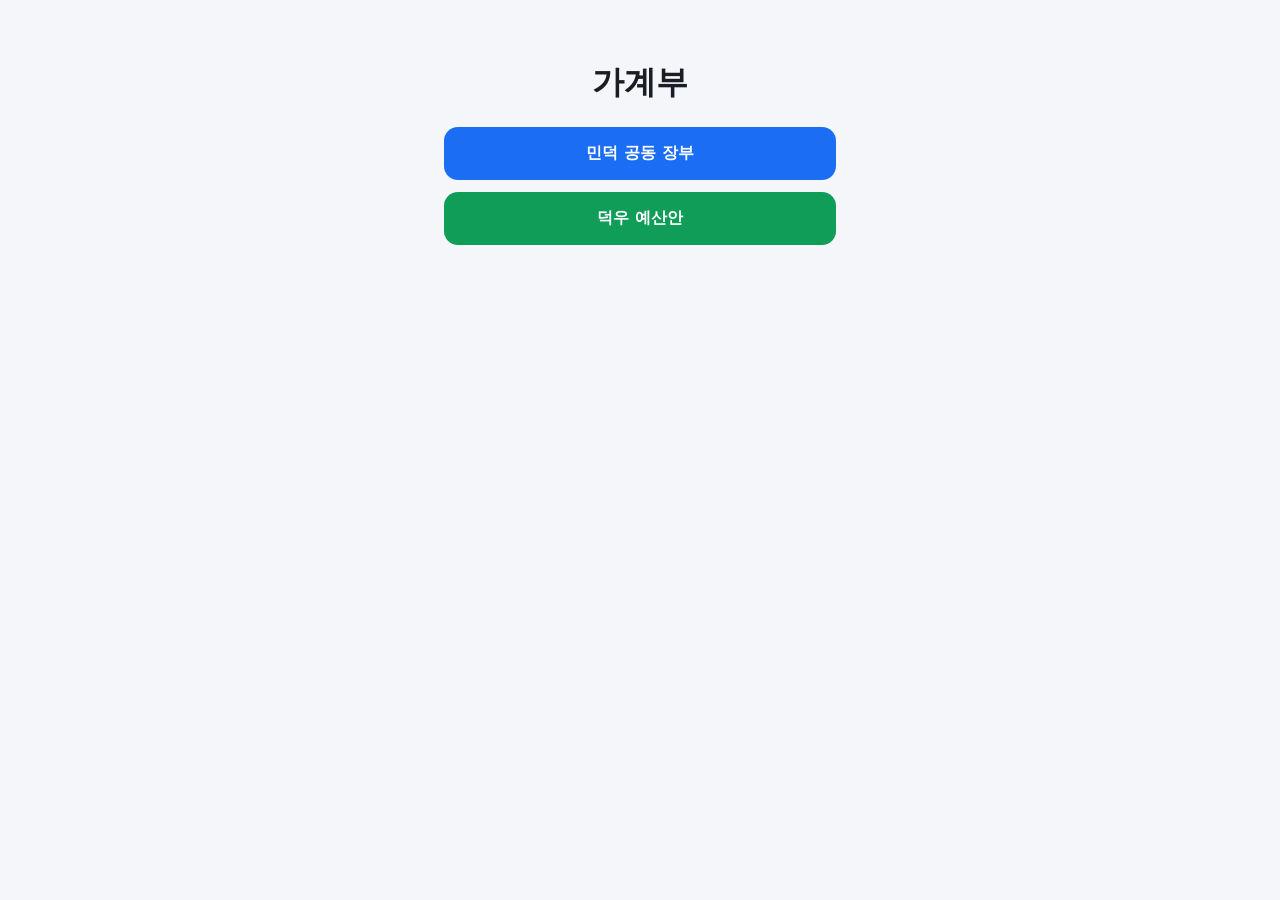
<file: index.html>
<!doctype html>
<html lang="ko"><head><meta charset="utf-8"><meta name="viewport" content="width=device-width,initial-scale=1"><title>가계부</title>
<style>body{font-family:system-ui,"Malgun Gothic",sans-serif;background:#f4f6fa;color:#1a1d23;margin:0;padding:40px 16px;text-align:center}a{display:block;max-width:360px;margin:12px auto;padding:16px;border-radius:14px;background:#1b6ef3;color:#fff;text-decoration:none;font-weight:700}a.personal{background:#0f9d58}</style></head>
<body><h1>가계부</h1><a href="./shared/">민덕 공동 장부</a><a class="personal" href="./personal/">덕우 예산안</a></body></html>
</file>
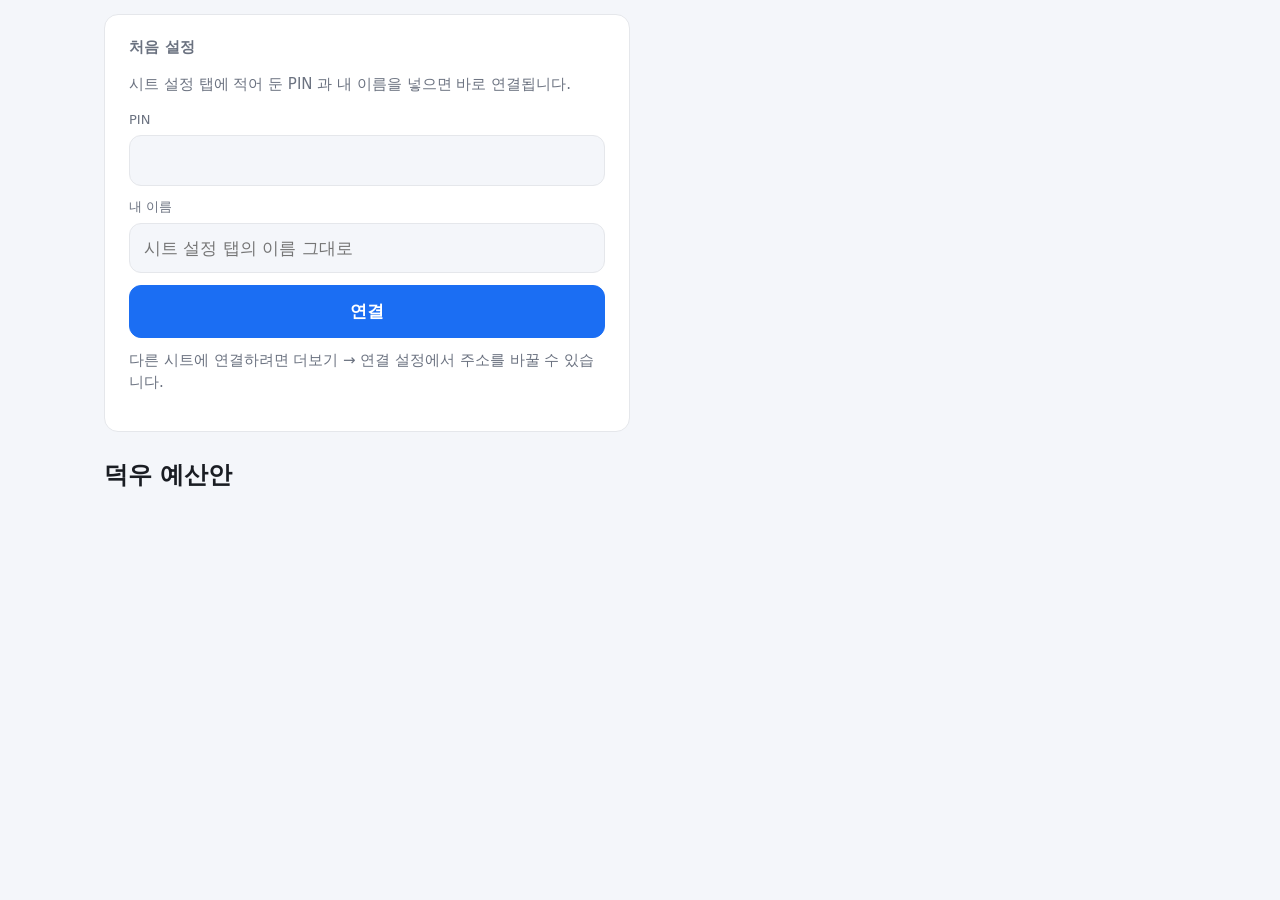
<file: personal/index.html>
<!doctype html>
<html lang="ko">
<head>
<meta charset="utf-8">
<meta name="viewport" content="width=device-width, initial-scale=1, viewport-fit=cover">
<title>덕우 예산안</title>
<meta name="theme-color" content="#0f9d58">
<link rel="manifest" href="./manifest.webmanifest">
<link rel="icon" href="./icon-192.png">
<link rel="apple-touch-icon" href="./icon-192.png">
<link rel="stylesheet" href="../assets/styles.css?v=2026-11-24b">
<script src="./config.js?v=2026-11-24b"></script>
<script src="../assets/parser.js?v=2026-11-24b"></script>
</head>
<body>
<div id="app"></div>
<script src="../assets/app.js?v=2026-11-24b"></script>
</body>
</html>
</file>
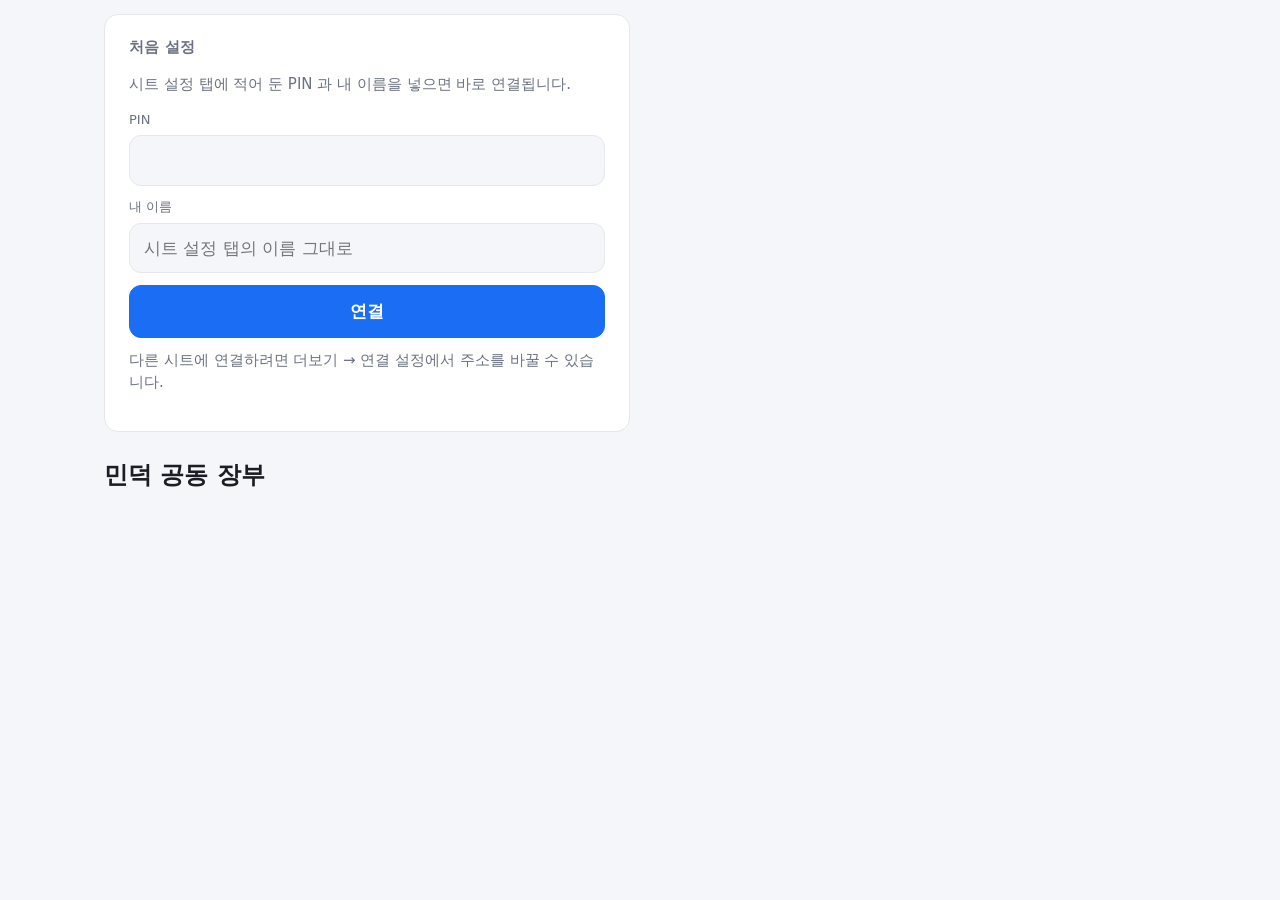
<file: shared/index.html>
<!doctype html>
<html lang="ko">
<head>
<meta charset="utf-8">
<meta name="viewport" content="width=device-width, initial-scale=1, viewport-fit=cover">
<title>민덕 공동 장부</title>
<meta name="theme-color" content="#1b6ef3">
<link rel="manifest" href="./manifest.webmanifest">
<link rel="icon" href="./icon-192.png">
<link rel="apple-touch-icon" href="./icon-192.png">
<link rel="stylesheet" href="../assets/styles.css?v=2026-11-24b">
<script src="./config.js?v=2026-11-24b"></script>
<script src="../assets/parser.js?v=2026-11-24b"></script>
</head>
<body>
<div id="app"></div>
<script src="../assets/app.js?v=2026-11-24b"></script>
</body>
</html>
</file>
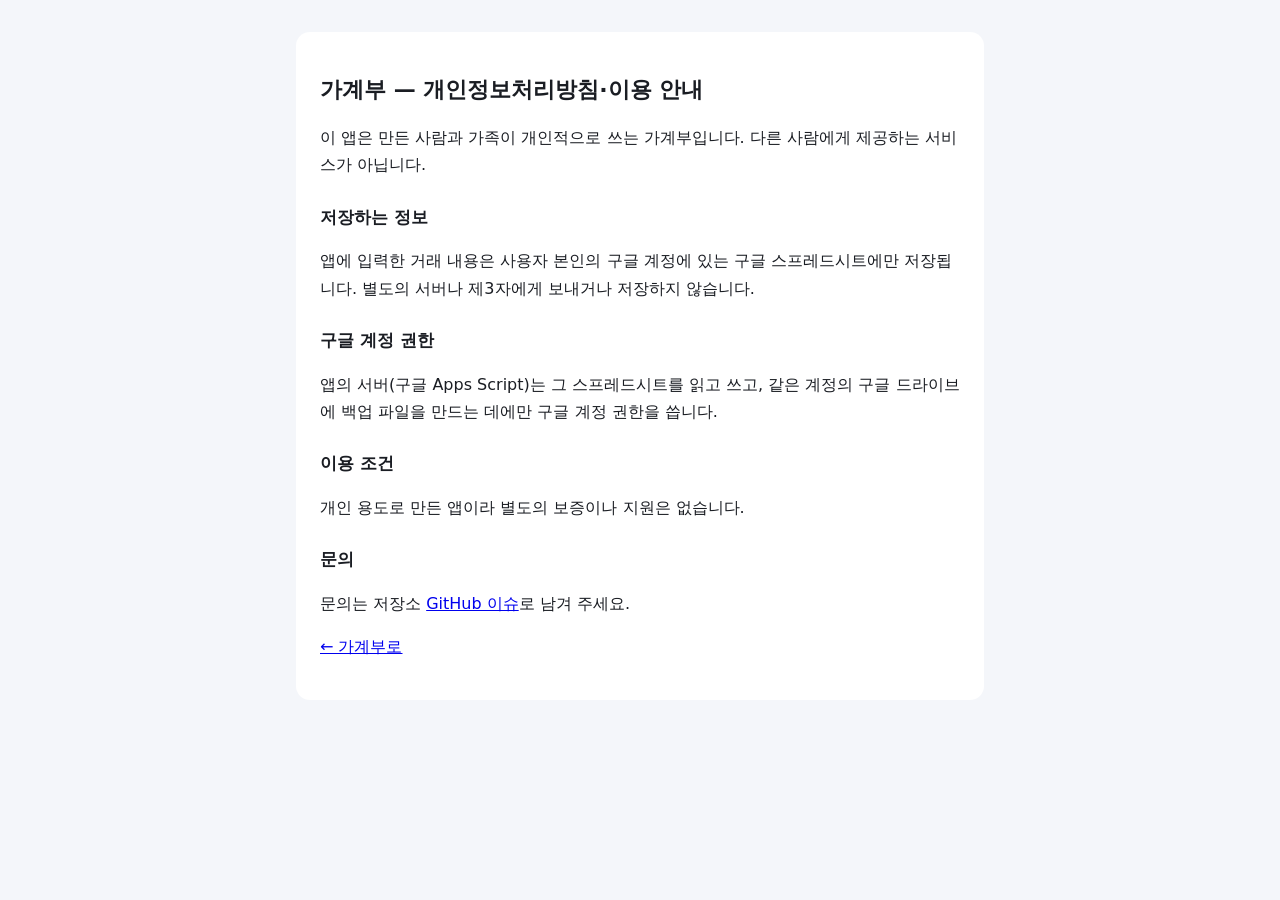
<file: privacy.html>
<!doctype html>
<html lang="ko"><head><meta charset="utf-8"><meta name="viewport" content="width=device-width,initial-scale=1"><title>가계부 — 개인정보처리방침·이용 안내</title>
<style>body{font-family:system-ui,"Malgun Gothic",sans-serif;background:#f4f6fa;color:#1a1d23;margin:0;padding:32px 16px;line-height:1.7}main{max-width:640px;margin:0 auto;background:#fff;border-radius:14px;padding:24px}h1{font-size:22px}h2{font-size:17px;margin-top:24px}</style></head>
<body><main>
<h1>가계부 — 개인정보처리방침·이용 안내</h1>
<p>이 앱은 만든 사람과 가족이 개인적으로 쓰는 가계부입니다. 다른 사람에게 제공하는 서비스가 아닙니다.</p>
<h2>저장하는 정보</h2>
<p>앱에 입력한 거래 내용은 사용자 본인의 구글 계정에 있는 구글 스프레드시트에만 저장됩니다. 별도의 서버나 제3자에게 보내거나 저장하지 않습니다.</p>
<h2>구글 계정 권한</h2>
<p>앱의 서버(구글 Apps Script)는 그 스프레드시트를 읽고 쓰고, 같은 계정의 구글 드라이브에 백업 파일을 만드는 데에만 구글 계정 권한을 씁니다.</p>
<h2>이용 조건</h2>
<p>개인 용도로 만든 앱이라 별도의 보증이나 지원은 없습니다.</p>
<h2>문의</h2>
<p>문의는 저장소 <a href="https://github.com/DeokWooKim-ulpl/budget-books">GitHub 이슈</a>로 남겨 주세요.</p>
<p><a href="./">← 가계부로</a></p>
</main></body></html>
</file>
<file: assets/styles.css>
:root {
  --bg: #f4f6fa; --card: #ffffff; --text: #1a1d23; --muted: #6b7280; --line: #e5e7eb;
  --accent: #1b6ef3; --accent-soft: #e6efff; --danger: #d93025; --ok: #0f9d58; --warn: #b26a00; --warn-soft: #fff4e0;
  --radius: 14px; --nav-h: 60px;
}
:root[data-theme="dark"], :root:not([data-theme="light"]) { }
@media (prefers-color-scheme: dark) {
  :root:not([data-theme="light"]) {
    --bg: #0f1115; --card: #181b22; --text: #e8eaf0; --muted: #9aa3b2; --line: #2a2f3a;
    --accent: #5b8def; --accent-soft: #1b2740; --danger: #ff6b5e; --ok: #4cc38a; --warn: #f0b35a; --warn-soft: #3a2d14;
    color-scheme: dark;
  }
}
:root[data-theme="dark"] {
  --bg: #0f1115; --card: #181b22; --text: #e8eaf0; --muted: #9aa3b2; --line: #2a2f3a;
  --accent: #5b8def; --accent-soft: #1b2740; --danger: #ff6b5e; --ok: #4cc38a; --warn: #f0b35a; --warn-soft: #3a2d14;
  color-scheme: dark;   /* 브라우저가 그리는 것(날짜 칸의 달력 아이콘, 체크박스)도 어두운 테마에 맞춘다 */
}
:root[data-ledger="personal"] { --accent: #0f9d58; --accent-soft: #e3f5ea; }
@media (prefers-color-scheme: dark) { :root[data-ledger="personal"]:not([data-theme="light"]) { --accent: #4cc38a; --accent-soft: #15301f; } }
:root[data-theme="dark"][data-ledger="personal"] { --accent: #4cc38a; --accent-soft: #15301f; }

* { box-sizing: border-box; }
html, body { margin: 0; padding: 0; background: var(--bg); color: var(--text); font: 16px/1.45 -apple-system, "Pretendard", "Noto Sans KR", "Malgun Gothic", system-ui, sans-serif; -webkit-tap-highlight-color: transparent; }
button, input, select, textarea { font: inherit; color: inherit; }
a { color: var(--accent); }

#app { max-width: 640px; margin: 0 auto; padding: 0 16px calc(var(--nav-h) + 24px + env(safe-area-inset-bottom)); }
header.top { position: sticky; top: 0; z-index: 5; background: var(--bg); padding: calc(10px + env(safe-area-inset-top)) 0 10px; display: flex; align-items: center; justify-content: space-between; gap: 8px; }
header.top h1 { font-size: 18px; margin: 0; font-weight: 700; }
.cycle { display: inline-flex; align-items: center; gap: 4px; background: var(--card); border: 1px solid var(--line); border-radius: 999px; padding: 4px 6px; }
.cycle button { border: 0; background: transparent; width: 32px; height: 32px; border-radius: 50%; cursor: pointer; }
.cycle button:active { background: var(--accent-soft); }
.cycle span { min-width: 110px; text-align: center; font-weight: 600; font-size: 14px; }

.card { background: var(--card); border: 1px solid var(--line); border-radius: var(--radius); padding: 16px; margin: 12px 0; }
.card h2 { margin: 0 0 10px; font-size: 14px; color: var(--muted); font-weight: 600; letter-spacing: .02em; }
.big { font-size: 32px; font-weight: 800; letter-spacing: -0.02em; }
.sub { color: var(--muted); font-size: 14px; }
.row { display: flex; align-items: center; justify-content: space-between; gap: 12px; }
.muted { color: var(--muted); }
.danger { color: var(--danger); }
.ok { color: var(--ok); }
.warn { color: var(--warn); }

.bar { height: 8px; background: var(--line); border-radius: 999px; overflow: hidden; margin-top: 6px; }
.bar > i { display: block; height: 100%; background: var(--accent); border-radius: 999px; }
.bar > i.over { background: var(--danger); }
.catlist .row { padding: 8px 0; border-bottom: 1px solid var(--line); }
.catlist .row:last-child { border-bottom: 0; }

.btn { display: inline-flex; align-items: center; justify-content: center; gap: 6px; border: 1px solid var(--line); background: var(--card); color: var(--text); border-radius: 12px; padding: 12px 16px; font-weight: 600; cursor: pointer; }
.btn.primary { background: var(--accent); border-color: var(--accent); color: #fff; }
.btn.danger { color: var(--danger); border-color: var(--danger); background: transparent; }
.btn.block { width: 100%; }
.btn.small { padding: 6px 10px; font-size: 13px; border-radius: 9px; white-space: nowrap; flex: 0 0 auto; }   /* nowrap: 옆 글이 길어도 '수/정'처럼 쪼개지지 않게 */
.btn:disabled { opacity: .5; cursor: default; }

.field { margin: 12px 0; }
.field label { display: block; font-size: 13px; color: var(--muted); margin-bottom: 6px; }
.field input[type=text], .field input[type=number], .field input[type=datetime-local], .field input[type=date], .field input[type=url], .field input[type=password], .field textarea, .field select {
  width: 100%; border: 1px solid var(--line); background: var(--bg); border-radius: 12px; padding: 12px 14px; outline: none;
}
.field input:focus, .field textarea:focus { border-color: var(--accent); }
.amount-input { font-size: 30px; font-weight: 800; text-align: right; letter-spacing: -0.02em; }
.chips { display: flex; flex-wrap: wrap; gap: 8px; }
.chip { border: 1px solid var(--line); background: var(--card); color: var(--text); border-radius: 999px; padding: 8px 14px; cursor: pointer; font-size: 14px; }
.chip.on { background: var(--accent); border-color: var(--accent); color: #fff; }
.seg { display: inline-flex; border: 1px solid var(--line); border-radius: 12px; overflow: hidden; }
.seg button { border: 0; background: transparent; padding: 10px 16px; cursor: pointer; }
.seg button.on { background: var(--accent); color: #fff; }

.txlist .day { font-size: 13px; color: var(--muted); margin: 14px 4px 6px; font-weight: 600; }
.tx { display: flex; align-items: center; gap: 12px; padding: 12px 14px; background: var(--card); border: 1px solid var(--line); border-radius: 12px; margin-bottom: 8px; cursor: pointer; }
.tx .cat { flex: 0 0 auto; font-size: 12px; background: var(--accent-soft); color: var(--accent); border-radius: 8px; padding: 4px 8px; font-weight: 600; max-width: 84px; white-space: nowrap; overflow: hidden; text-overflow: ellipsis; }
.tx .cat.none { background: var(--warn-soft); color: var(--warn); }
.tx .main { flex: 1 1 auto; min-width: 0; }
.tx .name { font-weight: 600; white-space: nowrap; overflow: hidden; text-overflow: ellipsis; }
.tx .meta { font-size: 12px; color: var(--muted); white-space: nowrap; overflow: hidden; text-overflow: ellipsis; }
.tx .amt { font-weight: 700; white-space: nowrap; }
.tx .amt.income { color: var(--ok); }
.tx.unconfirmed { border-color: var(--warn); }
.tx.cancelled { opacity: .5; text-decoration: line-through; }
.tx.pending { opacity: .6; cursor: default; }
.badge { display: inline-block; min-width: 18px; padding: 1px 6px; border-radius: 999px; background: var(--danger); color: #fff; font-size: 11px; font-weight: 700; text-align: center; }
.notice { background: var(--warn-soft); color: var(--warn); border-radius: 12px; padding: 10px 14px; font-size: 14px; margin: 12px 0; }
.notice.info { background: var(--accent-soft); color: var(--accent); }
details.raw { margin-top: 8px; font-size: 12px; color: var(--muted); }
details.raw pre { white-space: pre-wrap; word-break: break-all; background: var(--bg); padding: 8px; border-radius: 8px; }

nav.bottom { position: fixed; left: 0; right: 0; bottom: 0; height: calc(var(--nav-h) + env(safe-area-inset-bottom)); padding-bottom: env(safe-area-inset-bottom); background: var(--card); border-top: 1px solid var(--line); display: flex; z-index: 10; }
nav.bottom a { flex: 1; display: flex; flex-direction: column; align-items: center; justify-content: center; gap: 2px; text-decoration: none; color: var(--muted); font-size: 12px; position: relative; }
nav.bottom a.on { color: var(--accent); font-weight: 700; }
nav.bottom a .ico { font-size: 20px; line-height: 1; }
nav.bottom a .badge { position: absolute; top: 6px; right: calc(50% - 22px); }

.toast { position: fixed; left: 50%; transform: translateX(-50%); bottom: calc(var(--nav-h) + 16px + env(safe-area-inset-bottom)); background: #222; color: #fff; padding: 12px 16px; border-radius: 12px; display: flex; gap: 14px; align-items: center; z-index: 20; box-shadow: 0 6px 24px rgba(0,0,0,.25); width: max-content; max-width: calc(100% - 32px); }   /* width: left 50% 인 fixed 요소는 그냥 두면 화면 절반 폭까지만 넓어져 긴 문구가 서너 줄로 접힌다 */
.toast button { border: 0; background: transparent; color: #8ec5ff; font-weight: 700; cursor: pointer; white-space: nowrap; flex: 0 0 auto; }
@media (min-width: 600px) { .toast { max-width: 560px; } }   /* 넓은 화면에서 긴 문구가 화면 끝에서 끝까지 한 줄로 늘어나지 않게 */
.progress { height: 6px; background: var(--line); border-radius: 999px; overflow: hidden; margin-top: 8px; }
.progress > i { display: block; height: 100%; background: var(--accent); }
.empty { text-align: center; color: var(--muted); padding: 32px 0; }
.grid2 { display: grid; grid-template-columns: 1fr 1fr; gap: 12px; }
.hidden { display: none !important; }

/* 통계 그래프 (인라인 SVG) */
.chart { width: 100%; height: auto; display: block; }
.chart .grid { stroke: var(--line); stroke-width: 1; }
.chart .bar-exp { fill: var(--accent); opacity: .55; }
.chart .bar-exp.cur { opacity: 1; }
.chart .bar-inc { fill: var(--ok); opacity: .8; }
.chart .lbl { fill: var(--muted); font-size: 10px; }
.chart .lbl.cur { fill: var(--text); font-weight: 700; }
.chart .lbl.big { fill: var(--text); font-size: 14px; font-weight: 700; }
.chart .line { fill: none; stroke: var(--accent); stroke-width: 2.5; stroke-linejoin: round; stroke-linecap: round; }
.chart .area { fill: var(--accent); opacity: .12; }
.chart .dot { fill: var(--accent); stroke: var(--card); stroke-width: 2; }
.chart .budget { stroke: var(--danger); stroke-width: 1.5; stroke-dasharray: 5 4; }
.legend { display: flex; flex-wrap: wrap; gap: 6px 14px; font-size: 13px; color: var(--muted); margin-top: 6px; }
.legend i, .donut-legend i { display: inline-block; width: 10px; height: 10px; border-radius: 3px; margin-right: 6px; vertical-align: -1px; }
.donut-wrap { display: flex; gap: 14px; align-items: center; }
.donut { width: 140px; height: 140px; flex: 0 0 auto; }
.donut .lbl { fill: var(--muted); font-size: 10px; }
.donut .lbl.big { fill: var(--text); font-size: 14px; font-weight: 700; }
.donut-legend { flex: 1 1 auto; min-width: 0; font-size: 14px; }
.donut-legend .row { padding: 4px 0; border-bottom: 1px solid var(--line); }
.donut-legend .row:last-child { border-bottom: 0; }
.stack { display: flex; height: 16px; border-radius: 999px; overflow: hidden; background: var(--line); }
.stack i { display: block; height: 100%; }
.notice.row { display: flex; }
.tx .btn.small { flex: 0 0 auto; }
/* 고정 항목 줄: 폰에서는 이름·설명을 윗줄 전체에, 상태·금액·끄기를 아랫줄에 (한 줄에 다 넣으면 이름이 서너 글자만 보인다). PC 두 열의 좁은 쪽(900~1023px, 반쪽 창)도 열 폭이 폰과 비슷해 같은 배치 */
@media (max-width: 480px), (min-width: 900px) and (max-width: 1023px) {
  .tx[data-act="recedit"] { flex-wrap: wrap; row-gap: 6px; }
  .tx[data-act="recedit"] .main { order: -1; flex: 1 1 100%; }
  .tx[data-act="recedit"] .amt { margin-left: auto; }
}
@media (max-width: 380px) { .donut-wrap { flex-direction: column; align-items: stretch; } .donut { margin: 0 auto; } }
code { background: var(--bg); padding: 2px 6px; border-radius: 6px; font-size: 13px; }

/* 목록/달력 전환, 달력 */
.seg.toggle { margin: 12px 0 0; }
.seg.toggle button { padding: 8px 20px; font-size: 14px; }
.cal-head { display: flex; align-items: center; justify-content: space-between; margin-bottom: 4px; }
.cal-head b { font-size: 16px; }
.cal-head button { border: 0; background: transparent; width: 36px; height: 36px; border-radius: 50%; font-size: 22px; cursor: pointer; color: var(--text); }
.cal-head button:active { background: var(--accent-soft); }
.card.cal { padding: 12px 4px; }
.cal-head { padding: 0 8px; }
.cal-grid { display: grid; grid-template-columns: repeat(7, 1fr); gap: 0; }
.cal-grid .wd { text-align: center; font-size: 12px; color: var(--muted); padding: 2px 0 6px; }
.cal-grid .wd.sun { color: var(--danger); }
.cal-grid .d { border: 1px solid transparent; background: transparent; border-radius: 10px; min-height: 56px; padding: 4px 0; display: flex; flex-direction: column; align-items: center; gap: 1px; cursor: pointer; color: var(--text); font: inherit; min-width: 0; overflow: hidden; }
.cal-grid .d.pad { cursor: default; }
.cal-grid .d .n { font-size: 14px; font-weight: 600; width: 24px; height: 24px; display: inline-flex; align-items: center; justify-content: center; border-radius: 50%; }
.cal-grid .d .inc, .cal-grid .d .exp { font-size: 10px; line-height: 1.3; white-space: nowrap; max-width: 100%; font-variant-numeric: tabular-nums; letter-spacing: -0.2px; }
.cal-grid .d .s1 { font-size: 9px; }
.cal-grid .d .s2 { font-size: 8px; letter-spacing: -0.3px; }
.cal-grid .d .s3 { font-size: 7px; letter-spacing: -0.4px; }
.cal-grid .d .inc { color: var(--ok); }
.cal-grid .d .exp { color: var(--muted); }
.cal-grid .d.today .n { background: var(--accent); color: #fff; }
.cal-grid .d.sel { border-color: var(--accent); background: var(--accent-soft); }
.cal-grid .d.cyc { box-shadow: inset 2px 0 0 var(--accent); }
.sync { color: var(--muted); font-size: 14px; font-weight: 400; display: inline-block; animation: spin 1s linear infinite; }
@keyframes spin { to { transform: rotate(360deg); } }
/* 메뉴를 위로 올리는 것은 PC 레이아웃(900px 이상)에서만. 700~899px(태블릿, 반쪽 창, 폰 가로)은 폰처럼 아래 고정 — 메뉴가 #app 의 마지막 자식이라 sticky 만 주면 페이지 맨 끝으로 밀린다 */
@media (min-width: 900px) {
  #app { padding-bottom: 24px; }
  nav.bottom { position: sticky; top: 0; bottom: auto; height: 52px; border-top: 0; border-bottom: 1px solid var(--line); max-width: 640px; margin: 0 auto; border-radius: 0 0 14px 14px; }
  nav.bottom a .badge { right: calc(50% - 30px); top: 4px; }
}

/* v3: 정산·통장·대출·이벤트·예산·카테고리·검색·품목 */
.row.kv { padding: 6px 0; border-bottom: 1px solid var(--line); gap: 8px; }
.row.kv:last-child { border-bottom: 0; }
.row.kv > :last-child:not(:first-child) { white-space: nowrap; flex: 0 0 auto; }   /* 오른쪽 금액·버튼은 줄지 않는다 (왼쪽 글이 길면 그쪽이 줄바꿈). 안 그러면 '원'만 다음 줄로 떨어진다 */
.grid2 .row.kv { border-bottom: 0; padding: 2px 0; flex-direction: column; align-items: flex-start; gap: 0; }
.grid2 .row.kv > :last-child { white-space: normal; }   /* 두 칸 표(목표·대출 상세)는 위아래 배치라 값이 길면 줄바꿈한다 */
.pill { display: inline-block; font-size: 11px; padding: 2px 8px; border-radius: 999px; background: var(--line); color: var(--muted); font-weight: 600; vertical-align: 1px; }
.pill.warn { background: var(--warn-soft); color: var(--warn); }
.card.tap { cursor: pointer; }
.card.tap:active { background: var(--accent-soft); }
.card.off { opacity: .55; }
.chip.off { opacity: .5; text-decoration: line-through; }
.linklist a { display: flex; justify-content: space-between; align-items: center; gap: 8px; padding: 12px 4px; border-bottom: 1px solid var(--line); text-decoration: none; color: var(--text); font-weight: 600; }
.linklist a:last-child { border-bottom: 0; }
.linklist a .muted { font-weight: 400; font-size: 13px; text-align: right; }
.linklist a::after { content: '›'; color: var(--muted); margin-left: 4px; }
.searchbar { display: flex; gap: 8px; align-items: center; margin: 10px 0 4px; }
.searchbar input { flex: 1; min-width: 0; border: 1px solid var(--line); background: var(--card); border-radius: 12px; padding: 10px 14px; outline: none; }
.searchbar input:focus { border-color: var(--accent); }
details.items { margin: 4px 0 12px; }
details.items summary { cursor: pointer; font-weight: 600; font-size: 14px; padding: 8px 0; }
details.items summary .muted { font-weight: 400; font-size: 13px; }
details.items > .row { flex-wrap: wrap; }   /* '＋ 품목'·'합계 … 를 금액에' 버튼: 아주 좁은 화면에서는 두 줄로 */
.itemrow { gap: 6px; margin-top: 6px; }
.itemrow input { flex: 1; min-width: 0; border: 1px solid var(--line); background: var(--bg); border-radius: 10px; padding: 8px 10px; outline: none; font-size: 14px; }
.itemrow input:focus { border-color: var(--accent); }
.itemrow input[data-k="수량"], .itemrow input[data-k="금액"] { flex: 0 1 auto; }   /* 수량·금액은 정해 둔 폭(52px·96px)만, 남는 폭은 품목 이름에 */
.itemrow input[data-k="품목"] { min-width: 64px; }   /* 아주 좁은 화면에서는 수량·금액이 줄고 품목 칸은 이만큼 남긴다 */
.itemrow .btn.small { flex: 0 0 auto; padding: 6px 10px; }
/* .field 밖에 있는 입력 칸(예산의 카테고리별 칸, 통장 기록 수정 줄)도 테마 색을 따른다. 없으면 브라우저 기본 흰 바탕에 어두운 테마의 밝은 글자가 얹혀 안 보인다 */
#budgetform .row.kv input, #acctxeditform input { border: 1px solid var(--line); background: var(--bg); color: var(--text); border-radius: 10px; padding: 8px 10px; outline: none; font-size: 14px; max-width: 100%; }
#budgetform .row.kv input:focus, #acctxeditform input:focus { border-color: var(--accent); }
#acctxeditform .btn.small { padding: 8px 10px; font-size: 14px; }   /* 저장·취소를 옆 입력 칸과 같은 높이로 */
.field .seg { margin-top: 2px; }
.seg button { white-space: nowrap; }
.seg.wrap { flex-wrap: wrap; }   /* 버튼이 많은 seg(다른 통장으로 옮기기의 받는 통장): 한 줄에 안 들어가면 다음 줄로. 안 그러면 뒤쪽 버튼이 잘려 고를 수 없다 */
@media (max-width: 380px) { .seg button { padding: 10px 12px; font-size: 14px; } }

/* PC 레이아웃 (폭 900px 이상): 넓게, 카드 두 열, 글자 크게. 폰은 그대로. */
@media (min-width: 900px) {
  html, body { font-size: 17px; }
  #app { max-width: 1120px; padding: 0 24px 40px; display: grid; grid-template-columns: minmax(0, 1fr) minmax(0, 1fr); gap: 0 20px; align-items: start; }   /* minmax(0, …): 그냥 1fr 은 줄바꿈 안 하는 긴 거래 줄·표가 열을 밀어 페이지가 가로로 넘친다 */
  /* 두 열에 걸치는 것: 제목줄, 메뉴, 안내, 목록, 폼, 달력, 검색창, 전환 버튼, 큰 버튼, 입출금 기록 표 */
  #app > header.top, #app > nav.bottom, #app > .notice, #app > .empty, #app > .seg.toggle, #app > .searchbar, #app > .txlist, #app > form, #app > .card.cal, #app > .btn, #app > .sub, #app > details, #app > .card.acclog { grid-column: 1 / -1; }
  #app > form { max-width: 760px; width: 100%; justify-self: center; }
  #app > .btn.block { max-width: 760px; justify-self: center; }
  header.top h1 { font-size: 24px; }
  .cycle span { min-width: 140px; font-size: 16px; }
  .card { padding: 22px 24px; margin: 14px 0; }
  .card h2 { font-size: 15px; }
  .big { font-size: 40px; }
  .sub { font-size: 15px; }
  .tx { padding: 14px 18px; }
  .tx .cat { font-size: 13px; max-width: 120px; }
  .tx .meta { font-size: 13px; }
  .txlist .day { font-size: 14px; }
  .btn { padding: 13px 20px; }
  .cal-grid .d { min-height: 84px; }
  .cal-grid .d .n { font-size: 16px; width: 28px; height: 28px; }
  .cal-grid .d .inc, .cal-grid .d .exp { font-size: 13px; }
  .cal-grid .d .s1 { font-size: 12px; } .cal-grid .d .s2 { font-size: 11px; } .cal-grid .d .s3 { font-size: 10px; }
  .donut { width: 180px; height: 180px; }
  /* PC 에서는 메뉴를 맨 위 전체 폭에 고정하고(DOM 순서는 마지막이지만 grid-row 1 로 끌어올림), 제목줄은 그 아래 */
  #app > nav.bottom { grid-row: 1; grid-column: 1 / -1; position: sticky; top: 0; max-width: none; width: 100%; justify-self: stretch; height: 56px; margin: 0 0 4px; border-radius: 0 0 14px 14px; }
  #app > header.top { grid-row: 2; position: static; padding-top: 12px; }
  #app > .seg.toggle { justify-self: start; }
  nav.bottom a { font-size: 14px; flex-direction: row; gap: 8px; }
  nav.bottom a .ico { font-size: 20px; }
  nav.bottom a .badge { position: static; margin-left: 4px; }
  .linklist a { padding: 14px 6px; font-size: 17px; }
  .toast { bottom: 24px; }
}
@media (min-width: 1400px) {
  #app { max-width: 1320px; }
}

/* 빠른 입력 칩, 고급 설정 접기 */
.chips.quick .chip { padding: 7px 12px; font-size: 14px; }
.chips.quick .chip .muted { font-size: 12px; margin-left: 2px; }
.chips.quick.inform { margin-bottom: 8px; }
details.adv > summary { cursor: pointer; list-style: none; }
details.adv > summary::-webkit-details-marker { display: none; }
details.adv > summary::after { content: '펼치기 ▾'; float: right; color: var(--muted); font-size: 13px; }
details.adv[open] > summary::after { content: '접기 ▴'; }

.recapply-row { padding: 10px 0; border-bottom: 1px solid var(--line); }
.recapply-row:last-child { border-bottom: 0; }
.recapply-row input[type=text] { border: 1px solid var(--line); background: var(--bg); border-radius: 10px; padding: 8px 10px; outline: none; min-width: 0; }
.recapply-row input[type=text]:focus { border-color: var(--accent); }

.chips.multi .chip:not(.on) { opacity: .45; text-decoration: line-through; }

/* 입출금 기록 표 (연도별) */
.yearhead { display: flex; align-items: center; justify-content: space-between; gap: 8px; padding: 10px 4px; border-top: 1px solid var(--line); cursor: pointer; flex-wrap: wrap; }
.yearhead:first-of-type { border-top: 0; }
.yearhead .sub { font-size: 13px; }
.tbl { width: 100%; border-collapse: collapse; font-size: 14px; margin: 4px 0 10px; font-variant-numeric: tabular-nums; }
.tbl th { text-align: left; font-weight: 600; color: var(--muted); font-size: 12px; padding: 6px 6px; border-bottom: 1px solid var(--line); white-space: nowrap; }
.tbl td { padding: 7px 6px; border-bottom: 1px solid var(--line); vertical-align: top; }
.tbl tr:last-child td { border-bottom: 0; }
.tbl .r { text-align: right; white-space: nowrap; }
.tbl .nowrap { white-space: nowrap; }
.tbl .memo { color: var(--muted); font-size: 13px; word-break: keep-all; overflow-wrap: anywhere; min-width: 84px; }
.tbl td:last-child { white-space: nowrap; width: 1%; }
.tbl .btn.small { padding: 3px 7px; font-size: 12px; }
/* 폰(600px 이하): 표를 줄마다 2~3줄 카드로 접는다. 1줄 날짜·금액·버튼, 2줄 메모, 3줄 잔액. 가로로 넘치지 않게 */
@media (max-width: 600px) {
  .tbl, .tbl tbody { display: block; width: 100%; }
  .tbl thead { display: none; }
  .tbl tr { display: grid; grid-template-columns: 56px 1fr auto; grid-auto-rows: auto; column-gap: 8px; row-gap: 2px; padding: 9px 0; border-bottom: 1px solid var(--line); align-items: center; }
  .tbl tr:last-child { border-bottom: 0; }
  .tbl td { display: block; padding: 0; border: 0; min-width: 0; }
  .tbl td:nth-child(1) { grid-column: 1; grid-row: 1; font-size: 13px; color: var(--muted); }
  .tbl td:nth-child(2), .tbl td:nth-child(3) { grid-column: 2; grid-row: 1; text-align: right; font-weight: 700; }
  .tbl td:nth-child(2):empty, .tbl td:nth-child(3):empty { display: none; }
  .tbl td:nth-child(4) { grid-column: 1 / 3; grid-row: 3; text-align: right; font-size: 12px; color: var(--muted); }
  .tbl td:nth-child(4)::before { content: '잔액 '; }
  .tbl td.memo { grid-column: 1 / 3; grid-row: 2; font-size: 13px; min-width: 0; }
  .tbl td.memo:empty { display: none; }
  .tbl td:last-child { grid-column: 3; grid-row: 1 / 4; width: auto; display: flex; flex-direction: column; gap: 4px; }
  .tbl td:last-child:not([colspan]) { flex-direction: row; gap: 8px; align-items: center; }   /* ✎ ✕ 는 옆으로 나란히 (키운 버튼을 위아래로 쌓으면 줄마다 키가 커진다) */
  .tbl .btn.small { padding: 8px 10px; font-size: 14px; }   /* 손가락으로 누르기에 28×25px 은 작다 (✎ ✕, 수정 줄의 저장·취소) */
  .tbl td[colspan] { grid-column: 1 / -1; grid-row: 1; }
  .tbl td[colspan] form input[type=date] { width: 100%; }
  .tbl td[colspan] form input[name=금액] { flex: 1; width: auto !important; }
}

/* 묶음(공용 / 구성원 개인 / 고정·생활비): 홈 카테고리 카드, 고정 항목, 반영 화면 */
.grp { border: 1px dashed transparent; border-radius: 12px; margin: 0 -9px; padding: 0 8px 4px; }
.grp + .grp { margin-top: 12px; }
.grp-h { display: flex; align-items: baseline; justify-content: space-between; gap: 10px; padding: 8px 0 6px; margin-bottom: 4px; border-bottom: 2px solid var(--line); }
.grp-h b { font-size: 15px; }
.grp-h label { display: inline-flex; align-items: center; gap: 8px; cursor: pointer; }
.grp-h > :last-child:not(:first-child) { flex: 0 0 auto; white-space: nowrap; font-weight: 700; }
.grp-h > .sub:last-child { font-weight: 400; }
.grp-row { display: flex; align-items: center; gap: 10px; min-height: 46px; padding: 5px 0; border-bottom: 1px solid var(--line); }
.grp-row:last-child { border-bottom: 0; }
.grp-row .nm { flex: 1 1 auto; min-width: 0; overflow-wrap: anywhere; }
.grp-row .amt { flex: 0 1 auto; text-align: right; }
.grp-row .amt b { white-space: nowrap; }
.grp-row .amt .sub { white-space: nowrap; display: inline-block; }
.grp-empty { color: var(--muted); font-size: 14px; padding: 10px 0 8px; }
.grp-tip { margin-top: 10px; font-size: 13px; }
.grp .tx:last-child { margin-bottom: 4px; }
/* 손잡이(≡): 누른 채 끌어 다른 묶음으로. touch-action: none 이라 여기서 시작한 손가락 움직임은 화면을 스크롤하지 않는다 (나머지 줄은 평소처럼 스크롤) */
.grip { flex: 0 0 auto; width: 40px; height: 36px; padding: 0; display: inline-flex; align-items: center; justify-content: center; border: 1px solid var(--line); background: var(--bg); color: var(--muted); border-radius: 9px; font-size: 18px; line-height: 1; cursor: grab; touch-action: none; user-select: none; -webkit-user-select: none; -webkit-touch-callout: none; }
.grip:active { background: var(--accent-soft); color: var(--accent); }
.grip:focus-visible { outline: 2px solid var(--accent); outline-offset: 1px; }
html.dragging, html.dragging * { user-select: none; -webkit-user-select: none; cursor: grabbing !important; }
.grp.drop-ok { border-color: var(--accent); }
.grp.drop-on { border-style: solid; background: var(--accent-soft); box-shadow: 0 0 0 2px var(--accent); }
.drag-src { opacity: .35; }
.drag-ghost { position: fixed; z-index: 40; margin: 0; pointer-events: none; background: var(--card); color: var(--text); border: 1px solid var(--accent); border-radius: 12px; box-shadow: 0 10px 28px rgba(0,0,0,.28); opacity: .96; }
.grp-row.drag-ghost { padding: 5px 10px; }
/* 옮기기 확인 창 (화면 아래에서 올라온다) */
.sheet-back { position: fixed; top: 0; right: 0; bottom: 0; left: 0; z-index: 30; background: rgba(0,0,0,.45); }
.sheet { position: fixed; left: 0; right: 0; bottom: 0; z-index: 31; max-width: 640px; margin: 0 auto; max-height: 88vh; overflow-y: auto; background: var(--card); color: var(--text); border: 1px solid var(--line); border-bottom: 0; border-radius: 18px 18px 0 0; padding: 18px 16px calc(16px + env(safe-area-inset-bottom)); box-shadow: 0 -10px 32px rgba(0,0,0,.3); }
.sheet h2 { margin: 0 0 10px; font-size: 18px; }
.sheet-what { font-size: 16px; overflow-wrap: anywhere; }
.sheet-from { margin-top: 4px; color: var(--muted); }
.sheet-from b { color: var(--text); }
.sheet-notes { margin: 10px 0 4px; padding-left: 18px; color: var(--muted); font-size: 14px; }
.sheet-notes li + li { margin-top: 4px; }
.sheet .btn.block { margin-top: 8px; }
.sheet .sheet-cancel { border-color: transparent; color: var(--muted); }
/* 사람별 표 (고정 항목 화면의 '매달 남는 돈') */
.ptable-wrap { overflow-x: auto; }
.ptable { width: 100%; border-collapse: collapse; font-size: 14px; font-variant-numeric: tabular-nums; }
.ptable th, .ptable td { padding: 7px 0 7px 10px; border-bottom: 1px solid var(--line); text-align: right; white-space: nowrap; font-weight: 400; }
.ptable th:first-child { text-align: left; padding-left: 0; color: var(--muted); }
.ptable thead th { font-weight: 700; color: var(--text); }
.ptable tr.total th, .ptable tr.total td { font-weight: 700; color: var(--text); border-bottom: 0; }
.ptable tr.total td.danger { color: var(--danger); }
/* 반영 화면의 줄: 이름이 길면 설명(카테고리·낸 사람·날짜)을 다음 줄로 내린다 (한 줄에 끼우면 이름이 두세 글자씩 쪼개진다) */
.recapply-row label.row { flex-wrap: wrap; row-gap: 0; }
.recapply-row label.row b { overflow-wrap: anywhere; }
.grp .recapply-row:first-of-type { padding-top: 6px; }
</file>
